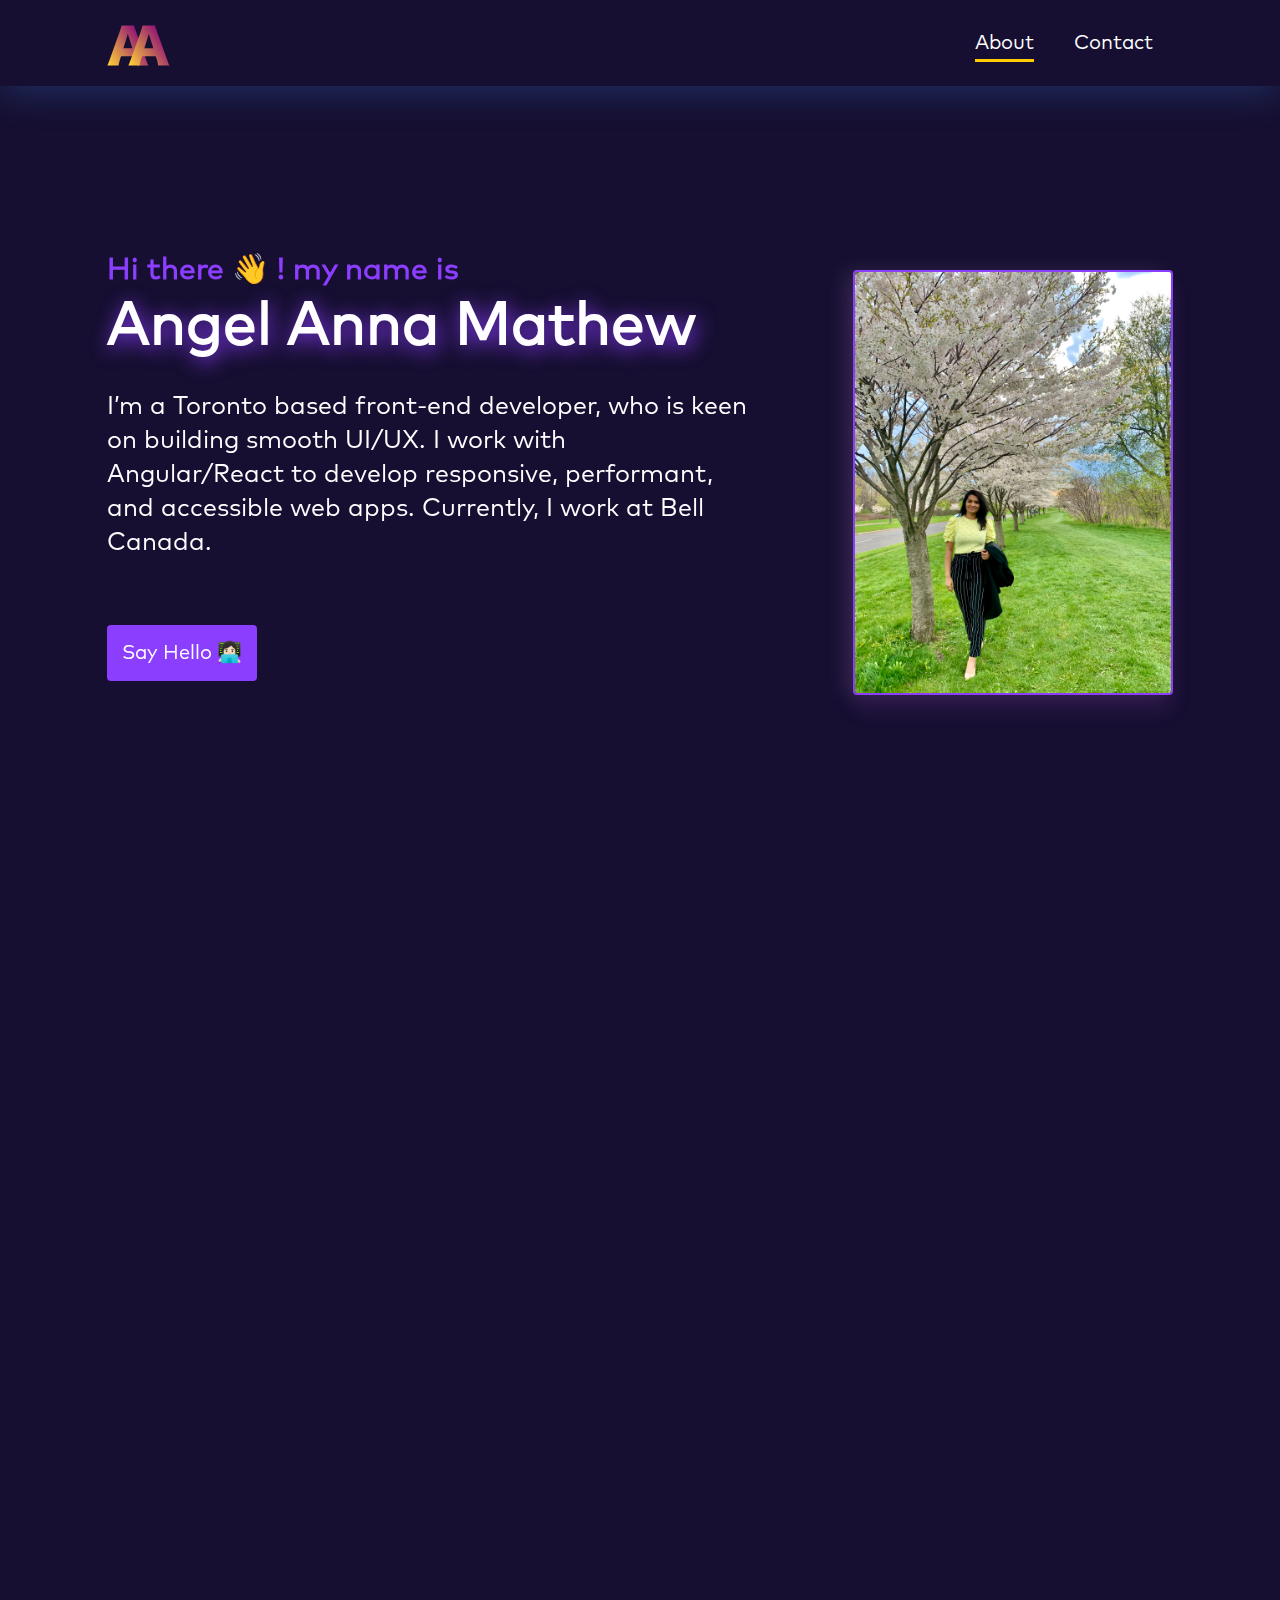
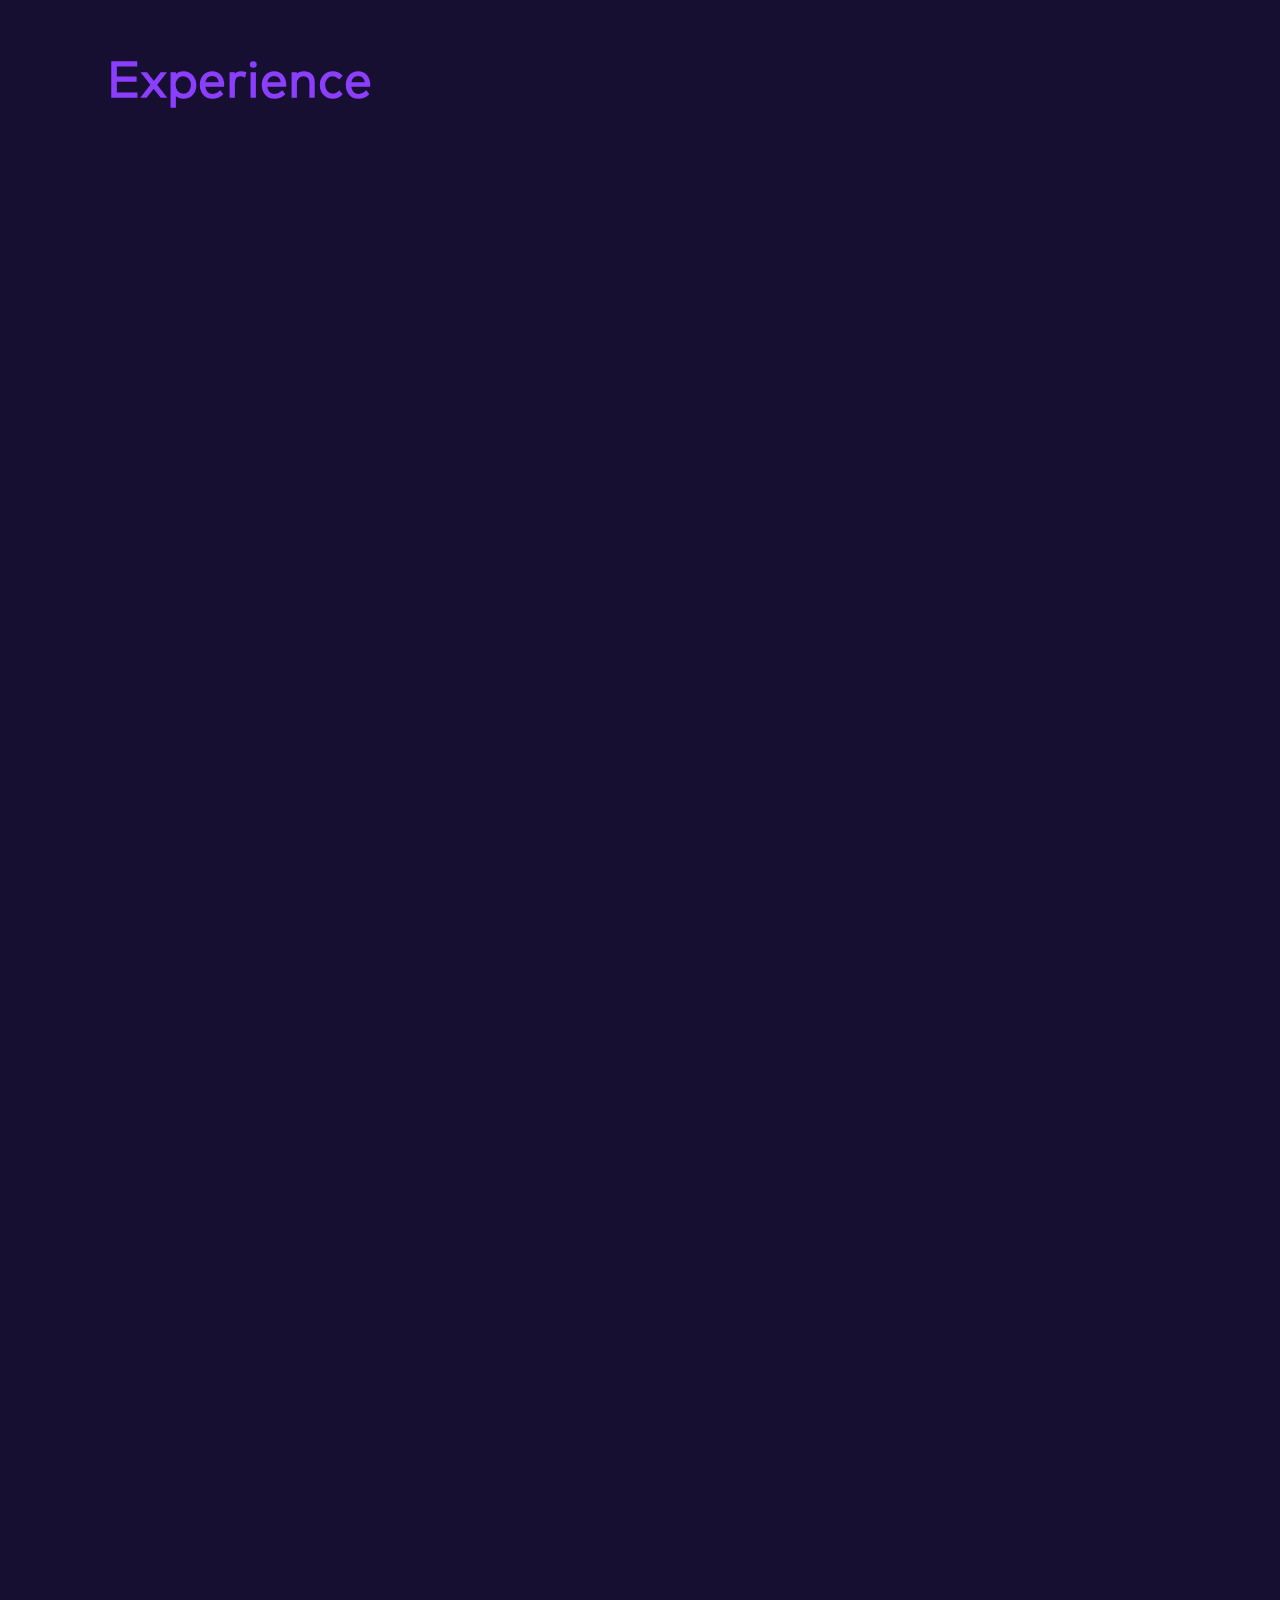
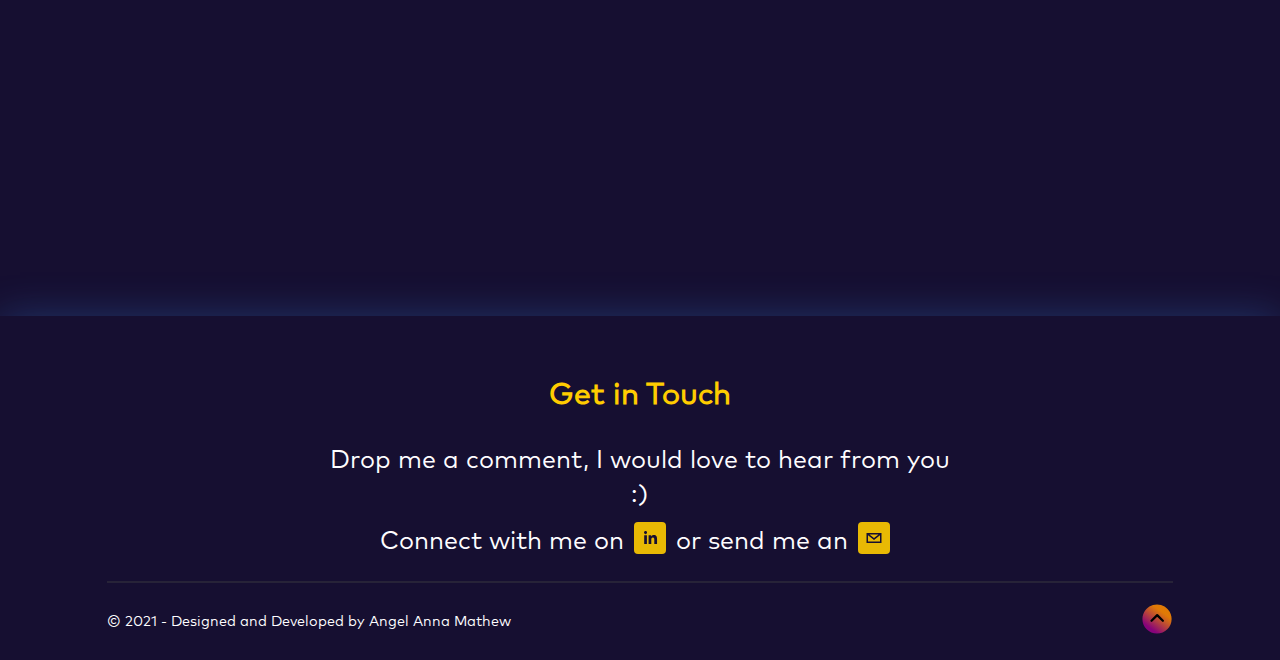
<file: index.html>
<!DOCTYPE html><html><head><meta charSet="utf-8"/><meta http-equiv="x-ua-compatible" content="ie=edge"/><meta name="viewport" content="width=device-width, initial-scale=1, shrink-to-fit=no"/><style data-href="/styles.f437a1fc9bf15077324b.css" id="gatsby-global-css">@font-face{font-family:MarkPro;font-style:normal;font-weight:400;src:local("MarkPro"),url(/static/MARKPRO-adc5eca57e4e788ee878b8a3d14e5afc.woff) format("woff")}html{font-family:MarkPro;font-size:20px;color:#7c40fd;box-sizing:border-box;scroll-behavior:smooth;font-size:16px}@media screen and (min-width:320px){html{font-size:calc(14.54545px + .45455vw)}}@media screen and (min-width:1200px){html{font-size:20px}}body{margin:0;height:100%;overflow-x:hidden;background-color:#160f31}h1{color:#fefdff;font-size:3em;text-shadow:2px 4px 20px #8c3eff}h2{font-size:2.5em;margin:.5em 0}h2,h4{color:#8c3eff}h3,h4{font-size:1.5em}h3{color:#fefdff;margin:.5em 0}h6{font-size:16px}p{font-size:1.25em;letter-spacing:0;line-height:136%}p,span{color:#fefdff}span{font-size:1.1em;display:block}li{color:#fefdff}main{overflow-x:hidden!important;height:100%}button{font-family:MarkPro;cursor:pointer}a{text-decoration:none;color:#fefdff}*{margin:0;padding:0}*,:after,:before{box-sizing:inherit}.Header-module--textClass--1A_-I{grid-column:2/3}.Header-module--header--1Qt4T{display:grid;grid-template-columns:repeat(12,1fr);padding:.5em 0;align-items:center;box-shadow:0 2px 40px rgba(60,145,245,.3)}.Header-module--headerElements--MFmxR{grid-column:1/8}.Header-module--mainNavLink--2uL27{grid-column:3/12;margin-left:auto;color:#fefdff}.Header-module--navLink--3SqO4{color:#fefdff;margin-bottom:.5em;padding-bottom:.3em}.Header-module--navLink--3SqO4.Header-module--selected--30Pqg{border-bottom:3px solid #fc0}.Header-module--navLink--3SqO4 button{outline:none;background-color:transparent;border:none;color:#fefdff;font-size:20px}.Header-module--navLink--3SqO4:hover{border-bottom:3px solid #fc0}ul li{list-style:none;display:inline-block;margin:1em}@media screen and (max-width:48em){.Header-module--mainNavLink--2uL27,.Header-module--textClass--1A_-I{margin:auto;grid-column:1/-1}}.Info-module--info--2S1BN{position:relative;display:grid;padding:4em 0 0;min-height:80vh;align-items:center;grid-template-columns:repeat(12,1fr)}.Info-module--wave--3HT4c{display:inline-block}.Info-module--wave--3HT4c:hover{position:relative;animation:Info-module--moving--ug6kv .7s infinite}.Info-module--wave--3HT4c{position:relative;animation:Info-module--moving--ug6kv .7s 2}@keyframes Info-module--moving--ug6kv{0%{margin:0}50%{-webkit-transform:rotate(75deg)}}.Info-module--infoSummary--29i01{grid-column:2/8}.Info-module--infoSummary--29i01 button{bottom:0}@media screen and (max-width:48em){.Info-module--info--2S1BN{height:auto}.Info-module--info--2S1BN .Info-module--infoSummary--29i01{grid-column:2/12}}.DisplayPicture-module--displayPicture--3st0d{max-width:18em;grid-column:9/12;height:-webkit-max-content;height:max-content;border-radius:4px;transition:all .13s ease-in}.DisplayPicture-module--displayPicture--3st0d img{width:100%;height:auto;border-radius:4px;max-width:100%;z-index:1;transition:.3s ease-in-out;box-shadow:0 16px 20px rgba(195,81,240,.11),-10px 0 20px rgba(237,193,245,.11);border:2px solid #8c3eff}.DisplayPicture-module--displayPicture--3st0d img:hover{filter:grayscale(0)}@media screen and (max-width:48em){.DisplayPicture-module--displayPicture--3st0d{grid-column:3/11;max-width:100%}.DisplayPicture-module--displayPicture--3st0d:after{display:none}}.Button-module--button--2t432{margin:2em 0;border-radius:4px;padding:.75em;border:none;color:#fefdff;cursor:pointer;background-color:#8c3eff;font-family:MarkPro;font-size:20px}.Button-module--button--2t432:after{content:" 👩🏻‍💻"}.Button-module--button--2t432:hover:after{content:" 🙋🏻‍♀️"}.Button-module--button--2t432:hover{box-shadow:2px 4px 20px #8c3eff}.Timeline-module--timeLine--1fE_T{padding:2em 0;display:grid;grid-template-columns:repeat(12,1fr);height:auto;position:relative;min-height:120vh}.Timeline-module--timelineHeading--3I4KN{grid-column:2/12}.Timeline-module--timelineParent--ypXaC{grid-column:2/12;position:relative;display:grid}.Timeline-module--verticalLine--1nZdU{border-right:3px solid #8c3eff;opacity:1;height:100%;position:absolute;border-radius:20px;right:49.9%;background:#7c40fd;background:-webkit-gradient(linear,0 0,100% 0,from(#fff),to(#7c40fd),color-stop(50%,#7c40fd))}.Timeline-module--timelineParentWhole--2It86{display:flex;justify-content:center}.Timeline-module--tooltipParent--1Xinh{display:grid}.Timeline-module--timelineItem--k0UWD{justify-self:center;margin:2em 0 5em;position:relative}.Timeline-module--circle--1TMU5{width:18px;height:18px;background-color:#160f31;border-radius:50%;top:3%;border:4px solid #8c3eff;box-shadow:0 2px 4px rgba(241,99,194,.14),0 3px 4px rgba(240,72,226,.12),0 1px 5px rgba(228,33,202,.2)}.Timeline-module--tooltipRight--3tlOI{width:-webkit-max-content;width:max-content;max-width:35vw;background:#03063d;border-radius:10px;padding:1em;display:block;border:2px solid #7946eb;margin-left:35px;margin-top:-20px;box-shadow:0 16px 20px rgba(195,81,240,.11),-10px 0 20px rgba(237,193,245,.11)}.Timeline-module--tooltipRight--3tlOI:after{top:4%;left:-18px;content:" ";height:0;width:0;position:absolute;pointer-events:none;border:12px solid hsla(0,0%,100%,0);border-top-color:#03063d;margin-left:36px;transform:rotate(90deg)}.Timeline-module--tooltipRight--3tlOI:before{content:"";position:absolute;transform:rotate(135deg);width:34px;height:20px;bottom:3px;z-index:-1;left:29px;top:-2px;border:2px solid #7946eb;box-shadow:10px 10px 20px rgba(81,106,240,.11)}.Timeline-module--tooltipLeft--3oMSb{width:-webkit-max-content;width:max-content;max-width:35vw;background-color:#03063d;border-radius:10px;padding:1em;display:block;border:2px solid #7946eb;margin-top:-20px;margin-right:35px;float:right;box-shadow:0 16px 20px rgba(195,81,240,.11),-10px 0 20px rgba(237,193,245,.11)}.Timeline-module--tooltipLeft--3oMSb:after{top:1%;left:-26px;content:" ";height:0;width:0;position:absolute;pointer-events:none;border:14px solid hsla(0,0%,100%,0);border-top-color:#03063d;transform:rotate(270deg)}.Timeline-module--tooltipLeft--3oMSb:before{content:"";position:absolute;transform:rotate(135deg);width:38px;height:26px;bottom:3px;z-index:-1;left:-51px;top:7px;border:2px solid #7946eb;box-shadow:-10px -10px 20px rgba(235,148,17,.11)}.Timeline-module--company--B9bZc{word-wrap:break-word}.Timeline-module--company--B9bZc a{text-decoration:underline}.Timeline-module--duration--3LiGZ{margin-bottom:.5em}.Timeline-module--location--2Wqgo{display:flex;color:#fc0;font-weight:700}.Timeline-module--location--2Wqgo img{margin-right:.5em}.Timeline-module--tooltipSkillSet--2XKe7{display:grid;overflow:hidden}.Timeline-module--tooltipSkillSet--2XKe7 span{display:block;margin-left:1em}.Timeline-module--tooltipSkillSet--2XKe7 li,.Timeline-module--tooltipSkillSet--2XKe7 ul{margin-left:10px;list-style:disc}.Timeline-module--tooltipSkillSet--2XKe7 li{margin:.5em 0}@media screen and (max-width:48em){.Timeline-module--timelineParent--ypXaC{margin-right:auto;grid-column:2;display:flex;flex-direction:column;justify-content:space-between}.Timeline-module--verticalLine--1nZdU{display:none}.Timeline-module--tooltipParent--1Xinh{display:grid;grid-template-columns:repeat(12,1fr);grid-template-rows:repeat(12,.4fr)}.Timeline-module--circle--1TMU5{width:0;height:0;border:none}.Timeline-module--timelineItem--k0UWD{margin:0}.Timeline-module--timelineItem--k0UWD:first-child{grid-row:1/3}.Timeline-module--timelineItem--k0UWD:nth-child(2){grid-row:4/6}.Timeline-module--timelineItem--k0UWD:nth-child(3){grid-row:7/8}.Timeline-module--timelineItem--k0UWD:nth-child(4){grid-row:9/11}.Timeline-module--timelineItem--k0UWD:nth-child(5){grid-row:12/-1}.Timeline-module--tooltipSkillSet--2XKe7{max-height:30vh;overflow-y:scroll}.Timeline-module--tooltipLeft--3oMSb,.Timeline-module--tooltipRight--3tlOI{max-width:80vw;height:auto;margin:0}.Timeline-module--tooltipLeft--3oMSb:after,.Timeline-module--tooltipLeft--3oMSb:before,.Timeline-module--tooltipRight--3tlOI:after,.Timeline-module--tooltipRight--3tlOI:before{border:none;width:unset;height:unset}.Timeline-module--tooltipLeft--3oMSb{float:left}}[data-aos][data-aos][data-aos-duration="50"],body[data-aos-duration="50"] [data-aos]{transition-duration:50ms}[data-aos][data-aos][data-aos-delay="50"],body[data-aos-delay="50"] [data-aos]{transition-delay:0}[data-aos][data-aos][data-aos-delay="50"].aos-animate,body[data-aos-delay="50"] [data-aos].aos-animate{transition-delay:50ms}[data-aos][data-aos][data-aos-duration="100"],body[data-aos-duration="100"] [data-aos]{transition-duration:.1s}[data-aos][data-aos][data-aos-delay="100"],body[data-aos-delay="100"] [data-aos]{transition-delay:0}[data-aos][data-aos][data-aos-delay="100"].aos-animate,body[data-aos-delay="100"] [data-aos].aos-animate{transition-delay:.1s}[data-aos][data-aos][data-aos-duration="150"],body[data-aos-duration="150"] [data-aos]{transition-duration:.15s}[data-aos][data-aos][data-aos-delay="150"],body[data-aos-delay="150"] [data-aos]{transition-delay:0}[data-aos][data-aos][data-aos-delay="150"].aos-animate,body[data-aos-delay="150"] [data-aos].aos-animate{transition-delay:.15s}[data-aos][data-aos][data-aos-duration="200"],body[data-aos-duration="200"] [data-aos]{transition-duration:.2s}[data-aos][data-aos][data-aos-delay="200"],body[data-aos-delay="200"] [data-aos]{transition-delay:0}[data-aos][data-aos][data-aos-delay="200"].aos-animate,body[data-aos-delay="200"] [data-aos].aos-animate{transition-delay:.2s}[data-aos][data-aos][data-aos-duration="250"],body[data-aos-duration="250"] [data-aos]{transition-duration:.25s}[data-aos][data-aos][data-aos-delay="250"],body[data-aos-delay="250"] [data-aos]{transition-delay:0}[data-aos][data-aos][data-aos-delay="250"].aos-animate,body[data-aos-delay="250"] [data-aos].aos-animate{transition-delay:.25s}[data-aos][data-aos][data-aos-duration="300"],body[data-aos-duration="300"] [data-aos]{transition-duration:.3s}[data-aos][data-aos][data-aos-delay="300"],body[data-aos-delay="300"] [data-aos]{transition-delay:0}[data-aos][data-aos][data-aos-delay="300"].aos-animate,body[data-aos-delay="300"] [data-aos].aos-animate{transition-delay:.3s}[data-aos][data-aos][data-aos-duration="350"],body[data-aos-duration="350"] [data-aos]{transition-duration:.35s}[data-aos][data-aos][data-aos-delay="350"],body[data-aos-delay="350"] [data-aos]{transition-delay:0}[data-aos][data-aos][data-aos-delay="350"].aos-animate,body[data-aos-delay="350"] [data-aos].aos-animate{transition-delay:.35s}[data-aos][data-aos][data-aos-duration="400"],body[data-aos-duration="400"] [data-aos]{transition-duration:.4s}[data-aos][data-aos][data-aos-delay="400"],body[data-aos-delay="400"] [data-aos]{transition-delay:0}[data-aos][data-aos][data-aos-delay="400"].aos-animate,body[data-aos-delay="400"] [data-aos].aos-animate{transition-delay:.4s}[data-aos][data-aos][data-aos-duration="450"],body[data-aos-duration="450"] [data-aos]{transition-duration:.45s}[data-aos][data-aos][data-aos-delay="450"],body[data-aos-delay="450"] [data-aos]{transition-delay:0}[data-aos][data-aos][data-aos-delay="450"].aos-animate,body[data-aos-delay="450"] [data-aos].aos-animate{transition-delay:.45s}[data-aos][data-aos][data-aos-duration="500"],body[data-aos-duration="500"] [data-aos]{transition-duration:.5s}[data-aos][data-aos][data-aos-delay="500"],body[data-aos-delay="500"] [data-aos]{transition-delay:0}[data-aos][data-aos][data-aos-delay="500"].aos-animate,body[data-aos-delay="500"] [data-aos].aos-animate{transition-delay:.5s}[data-aos][data-aos][data-aos-duration="550"],body[data-aos-duration="550"] [data-aos]{transition-duration:.55s}[data-aos][data-aos][data-aos-delay="550"],body[data-aos-delay="550"] [data-aos]{transition-delay:0}[data-aos][data-aos][data-aos-delay="550"].aos-animate,body[data-aos-delay="550"] [data-aos].aos-animate{transition-delay:.55s}[data-aos][data-aos][data-aos-duration="600"],body[data-aos-duration="600"] [data-aos]{transition-duration:.6s}[data-aos][data-aos][data-aos-delay="600"],body[data-aos-delay="600"] [data-aos]{transition-delay:0}[data-aos][data-aos][data-aos-delay="600"].aos-animate,body[data-aos-delay="600"] [data-aos].aos-animate{transition-delay:.6s}[data-aos][data-aos][data-aos-duration="650"],body[data-aos-duration="650"] [data-aos]{transition-duration:.65s}[data-aos][data-aos][data-aos-delay="650"],body[data-aos-delay="650"] [data-aos]{transition-delay:0}[data-aos][data-aos][data-aos-delay="650"].aos-animate,body[data-aos-delay="650"] [data-aos].aos-animate{transition-delay:.65s}[data-aos][data-aos][data-aos-duration="700"],body[data-aos-duration="700"] [data-aos]{transition-duration:.7s}[data-aos][data-aos][data-aos-delay="700"],body[data-aos-delay="700"] [data-aos]{transition-delay:0}[data-aos][data-aos][data-aos-delay="700"].aos-animate,body[data-aos-delay="700"] [data-aos].aos-animate{transition-delay:.7s}[data-aos][data-aos][data-aos-duration="750"],body[data-aos-duration="750"] [data-aos]{transition-duration:.75s}[data-aos][data-aos][data-aos-delay="750"],body[data-aos-delay="750"] [data-aos]{transition-delay:0}[data-aos][data-aos][data-aos-delay="750"].aos-animate,body[data-aos-delay="750"] [data-aos].aos-animate{transition-delay:.75s}[data-aos][data-aos][data-aos-duration="800"],body[data-aos-duration="800"] [data-aos]{transition-duration:.8s}[data-aos][data-aos][data-aos-delay="800"],body[data-aos-delay="800"] [data-aos]{transition-delay:0}[data-aos][data-aos][data-aos-delay="800"].aos-animate,body[data-aos-delay="800"] [data-aos].aos-animate{transition-delay:.8s}[data-aos][data-aos][data-aos-duration="850"],body[data-aos-duration="850"] [data-aos]{transition-duration:.85s}[data-aos][data-aos][data-aos-delay="850"],body[data-aos-delay="850"] [data-aos]{transition-delay:0}[data-aos][data-aos][data-aos-delay="850"].aos-animate,body[data-aos-delay="850"] [data-aos].aos-animate{transition-delay:.85s}[data-aos][data-aos][data-aos-duration="900"],body[data-aos-duration="900"] [data-aos]{transition-duration:.9s}[data-aos][data-aos][data-aos-delay="900"],body[data-aos-delay="900"] [data-aos]{transition-delay:0}[data-aos][data-aos][data-aos-delay="900"].aos-animate,body[data-aos-delay="900"] [data-aos].aos-animate{transition-delay:.9s}[data-aos][data-aos][data-aos-duration="950"],body[data-aos-duration="950"] [data-aos]{transition-duration:.95s}[data-aos][data-aos][data-aos-delay="950"],body[data-aos-delay="950"] [data-aos]{transition-delay:0}[data-aos][data-aos][data-aos-delay="950"].aos-animate,body[data-aos-delay="950"] [data-aos].aos-animate{transition-delay:.95s}[data-aos][data-aos][data-aos-duration="1000"],body[data-aos-duration="1000"] [data-aos]{transition-duration:1s}[data-aos][data-aos][data-aos-delay="1000"],body[data-aos-delay="1000"] [data-aos]{transition-delay:0}[data-aos][data-aos][data-aos-delay="1000"].aos-animate,body[data-aos-delay="1000"] [data-aos].aos-animate{transition-delay:1s}[data-aos][data-aos][data-aos-duration="1050"],body[data-aos-duration="1050"] [data-aos]{transition-duration:1.05s}[data-aos][data-aos][data-aos-delay="1050"],body[data-aos-delay="1050"] [data-aos]{transition-delay:0}[data-aos][data-aos][data-aos-delay="1050"].aos-animate,body[data-aos-delay="1050"] [data-aos].aos-animate{transition-delay:1.05s}[data-aos][data-aos][data-aos-duration="1100"],body[data-aos-duration="1100"] [data-aos]{transition-duration:1.1s}[data-aos][data-aos][data-aos-delay="1100"],body[data-aos-delay="1100"] [data-aos]{transition-delay:0}[data-aos][data-aos][data-aos-delay="1100"].aos-animate,body[data-aos-delay="1100"] [data-aos].aos-animate{transition-delay:1.1s}[data-aos][data-aos][data-aos-duration="1150"],body[data-aos-duration="1150"] [data-aos]{transition-duration:1.15s}[data-aos][data-aos][data-aos-delay="1150"],body[data-aos-delay="1150"] [data-aos]{transition-delay:0}[data-aos][data-aos][data-aos-delay="1150"].aos-animate,body[data-aos-delay="1150"] [data-aos].aos-animate{transition-delay:1.15s}[data-aos][data-aos][data-aos-duration="1200"],body[data-aos-duration="1200"] [data-aos]{transition-duration:1.2s}[data-aos][data-aos][data-aos-delay="1200"],body[data-aos-delay="1200"] [data-aos]{transition-delay:0}[data-aos][data-aos][data-aos-delay="1200"].aos-animate,body[data-aos-delay="1200"] [data-aos].aos-animate{transition-delay:1.2s}[data-aos][data-aos][data-aos-duration="1250"],body[data-aos-duration="1250"] [data-aos]{transition-duration:1.25s}[data-aos][data-aos][data-aos-delay="1250"],body[data-aos-delay="1250"] [data-aos]{transition-delay:0}[data-aos][data-aos][data-aos-delay="1250"].aos-animate,body[data-aos-delay="1250"] [data-aos].aos-animate{transition-delay:1.25s}[data-aos][data-aos][data-aos-duration="1300"],body[data-aos-duration="1300"] [data-aos]{transition-duration:1.3s}[data-aos][data-aos][data-aos-delay="1300"],body[data-aos-delay="1300"] [data-aos]{transition-delay:0}[data-aos][data-aos][data-aos-delay="1300"].aos-animate,body[data-aos-delay="1300"] [data-aos].aos-animate{transition-delay:1.3s}[data-aos][data-aos][data-aos-duration="1350"],body[data-aos-duration="1350"] [data-aos]{transition-duration:1.35s}[data-aos][data-aos][data-aos-delay="1350"],body[data-aos-delay="1350"] [data-aos]{transition-delay:0}[data-aos][data-aos][data-aos-delay="1350"].aos-animate,body[data-aos-delay="1350"] [data-aos].aos-animate{transition-delay:1.35s}[data-aos][data-aos][data-aos-duration="1400"],body[data-aos-duration="1400"] [data-aos]{transition-duration:1.4s}[data-aos][data-aos][data-aos-delay="1400"],body[data-aos-delay="1400"] [data-aos]{transition-delay:0}[data-aos][data-aos][data-aos-delay="1400"].aos-animate,body[data-aos-delay="1400"] [data-aos].aos-animate{transition-delay:1.4s}[data-aos][data-aos][data-aos-duration="1450"],body[data-aos-duration="1450"] [data-aos]{transition-duration:1.45s}[data-aos][data-aos][data-aos-delay="1450"],body[data-aos-delay="1450"] [data-aos]{transition-delay:0}[data-aos][data-aos][data-aos-delay="1450"].aos-animate,body[data-aos-delay="1450"] [data-aos].aos-animate{transition-delay:1.45s}[data-aos][data-aos][data-aos-duration="1500"],body[data-aos-duration="1500"] [data-aos]{transition-duration:1.5s}[data-aos][data-aos][data-aos-delay="1500"],body[data-aos-delay="1500"] [data-aos]{transition-delay:0}[data-aos][data-aos][data-aos-delay="1500"].aos-animate,body[data-aos-delay="1500"] [data-aos].aos-animate{transition-delay:1.5s}[data-aos][data-aos][data-aos-duration="1550"],body[data-aos-duration="1550"] [data-aos]{transition-duration:1.55s}[data-aos][data-aos][data-aos-delay="1550"],body[data-aos-delay="1550"] [data-aos]{transition-delay:0}[data-aos][data-aos][data-aos-delay="1550"].aos-animate,body[data-aos-delay="1550"] [data-aos].aos-animate{transition-delay:1.55s}[data-aos][data-aos][data-aos-duration="1600"],body[data-aos-duration="1600"] [data-aos]{transition-duration:1.6s}[data-aos][data-aos][data-aos-delay="1600"],body[data-aos-delay="1600"] [data-aos]{transition-delay:0}[data-aos][data-aos][data-aos-delay="1600"].aos-animate,body[data-aos-delay="1600"] [data-aos].aos-animate{transition-delay:1.6s}[data-aos][data-aos][data-aos-duration="1650"],body[data-aos-duration="1650"] [data-aos]{transition-duration:1.65s}[data-aos][data-aos][data-aos-delay="1650"],body[data-aos-delay="1650"] [data-aos]{transition-delay:0}[data-aos][data-aos][data-aos-delay="1650"].aos-animate,body[data-aos-delay="1650"] [data-aos].aos-animate{transition-delay:1.65s}[data-aos][data-aos][data-aos-duration="1700"],body[data-aos-duration="1700"] [data-aos]{transition-duration:1.7s}[data-aos][data-aos][data-aos-delay="1700"],body[data-aos-delay="1700"] [data-aos]{transition-delay:0}[data-aos][data-aos][data-aos-delay="1700"].aos-animate,body[data-aos-delay="1700"] [data-aos].aos-animate{transition-delay:1.7s}[data-aos][data-aos][data-aos-duration="1750"],body[data-aos-duration="1750"] [data-aos]{transition-duration:1.75s}[data-aos][data-aos][data-aos-delay="1750"],body[data-aos-delay="1750"] [data-aos]{transition-delay:0}[data-aos][data-aos][data-aos-delay="1750"].aos-animate,body[data-aos-delay="1750"] [data-aos].aos-animate{transition-delay:1.75s}[data-aos][data-aos][data-aos-duration="1800"],body[data-aos-duration="1800"] [data-aos]{transition-duration:1.8s}[data-aos][data-aos][data-aos-delay="1800"],body[data-aos-delay="1800"] [data-aos]{transition-delay:0}[data-aos][data-aos][data-aos-delay="1800"].aos-animate,body[data-aos-delay="1800"] [data-aos].aos-animate{transition-delay:1.8s}[data-aos][data-aos][data-aos-duration="1850"],body[data-aos-duration="1850"] [data-aos]{transition-duration:1.85s}[data-aos][data-aos][data-aos-delay="1850"],body[data-aos-delay="1850"] [data-aos]{transition-delay:0}[data-aos][data-aos][data-aos-delay="1850"].aos-animate,body[data-aos-delay="1850"] [data-aos].aos-animate{transition-delay:1.85s}[data-aos][data-aos][data-aos-duration="1900"],body[data-aos-duration="1900"] [data-aos]{transition-duration:1.9s}[data-aos][data-aos][data-aos-delay="1900"],body[data-aos-delay="1900"] [data-aos]{transition-delay:0}[data-aos][data-aos][data-aos-delay="1900"].aos-animate,body[data-aos-delay="1900"] [data-aos].aos-animate{transition-delay:1.9s}[data-aos][data-aos][data-aos-duration="1950"],body[data-aos-duration="1950"] [data-aos]{transition-duration:1.95s}[data-aos][data-aos][data-aos-delay="1950"],body[data-aos-delay="1950"] [data-aos]{transition-delay:0}[data-aos][data-aos][data-aos-delay="1950"].aos-animate,body[data-aos-delay="1950"] [data-aos].aos-animate{transition-delay:1.95s}[data-aos][data-aos][data-aos-duration="2000"],body[data-aos-duration="2000"] [data-aos]{transition-duration:2s}[data-aos][data-aos][data-aos-delay="2000"],body[data-aos-delay="2000"] [data-aos]{transition-delay:0}[data-aos][data-aos][data-aos-delay="2000"].aos-animate,body[data-aos-delay="2000"] [data-aos].aos-animate{transition-delay:2s}[data-aos][data-aos][data-aos-duration="2050"],body[data-aos-duration="2050"] [data-aos]{transition-duration:2.05s}[data-aos][data-aos][data-aos-delay="2050"],body[data-aos-delay="2050"] [data-aos]{transition-delay:0}[data-aos][data-aos][data-aos-delay="2050"].aos-animate,body[data-aos-delay="2050"] [data-aos].aos-animate{transition-delay:2.05s}[data-aos][data-aos][data-aos-duration="2100"],body[data-aos-duration="2100"] [data-aos]{transition-duration:2.1s}[data-aos][data-aos][data-aos-delay="2100"],body[data-aos-delay="2100"] [data-aos]{transition-delay:0}[data-aos][data-aos][data-aos-delay="2100"].aos-animate,body[data-aos-delay="2100"] [data-aos].aos-animate{transition-delay:2.1s}[data-aos][data-aos][data-aos-duration="2150"],body[data-aos-duration="2150"] [data-aos]{transition-duration:2.15s}[data-aos][data-aos][data-aos-delay="2150"],body[data-aos-delay="2150"] [data-aos]{transition-delay:0}[data-aos][data-aos][data-aos-delay="2150"].aos-animate,body[data-aos-delay="2150"] [data-aos].aos-animate{transition-delay:2.15s}[data-aos][data-aos][data-aos-duration="2200"],body[data-aos-duration="2200"] [data-aos]{transition-duration:2.2s}[data-aos][data-aos][data-aos-delay="2200"],body[data-aos-delay="2200"] [data-aos]{transition-delay:0}[data-aos][data-aos][data-aos-delay="2200"].aos-animate,body[data-aos-delay="2200"] [data-aos].aos-animate{transition-delay:2.2s}[data-aos][data-aos][data-aos-duration="2250"],body[data-aos-duration="2250"] [data-aos]{transition-duration:2.25s}[data-aos][data-aos][data-aos-delay="2250"],body[data-aos-delay="2250"] [data-aos]{transition-delay:0}[data-aos][data-aos][data-aos-delay="2250"].aos-animate,body[data-aos-delay="2250"] [data-aos].aos-animate{transition-delay:2.25s}[data-aos][data-aos][data-aos-duration="2300"],body[data-aos-duration="2300"] [data-aos]{transition-duration:2.3s}[data-aos][data-aos][data-aos-delay="2300"],body[data-aos-delay="2300"] [data-aos]{transition-delay:0}[data-aos][data-aos][data-aos-delay="2300"].aos-animate,body[data-aos-delay="2300"] [data-aos].aos-animate{transition-delay:2.3s}[data-aos][data-aos][data-aos-duration="2350"],body[data-aos-duration="2350"] [data-aos]{transition-duration:2.35s}[data-aos][data-aos][data-aos-delay="2350"],body[data-aos-delay="2350"] [data-aos]{transition-delay:0}[data-aos][data-aos][data-aos-delay="2350"].aos-animate,body[data-aos-delay="2350"] [data-aos].aos-animate{transition-delay:2.35s}[data-aos][data-aos][data-aos-duration="2400"],body[data-aos-duration="2400"] [data-aos]{transition-duration:2.4s}[data-aos][data-aos][data-aos-delay="2400"],body[data-aos-delay="2400"] [data-aos]{transition-delay:0}[data-aos][data-aos][data-aos-delay="2400"].aos-animate,body[data-aos-delay="2400"] [data-aos].aos-animate{transition-delay:2.4s}[data-aos][data-aos][data-aos-duration="2450"],body[data-aos-duration="2450"] [data-aos]{transition-duration:2.45s}[data-aos][data-aos][data-aos-delay="2450"],body[data-aos-delay="2450"] [data-aos]{transition-delay:0}[data-aos][data-aos][data-aos-delay="2450"].aos-animate,body[data-aos-delay="2450"] [data-aos].aos-animate{transition-delay:2.45s}[data-aos][data-aos][data-aos-duration="2500"],body[data-aos-duration="2500"] [data-aos]{transition-duration:2.5s}[data-aos][data-aos][data-aos-delay="2500"],body[data-aos-delay="2500"] [data-aos]{transition-delay:0}[data-aos][data-aos][data-aos-delay="2500"].aos-animate,body[data-aos-delay="2500"] [data-aos].aos-animate{transition-delay:2.5s}[data-aos][data-aos][data-aos-duration="2550"],body[data-aos-duration="2550"] [data-aos]{transition-duration:2.55s}[data-aos][data-aos][data-aos-delay="2550"],body[data-aos-delay="2550"] [data-aos]{transition-delay:0}[data-aos][data-aos][data-aos-delay="2550"].aos-animate,body[data-aos-delay="2550"] [data-aos].aos-animate{transition-delay:2.55s}[data-aos][data-aos][data-aos-duration="2600"],body[data-aos-duration="2600"] [data-aos]{transition-duration:2.6s}[data-aos][data-aos][data-aos-delay="2600"],body[data-aos-delay="2600"] [data-aos]{transition-delay:0}[data-aos][data-aos][data-aos-delay="2600"].aos-animate,body[data-aos-delay="2600"] [data-aos].aos-animate{transition-delay:2.6s}[data-aos][data-aos][data-aos-duration="2650"],body[data-aos-duration="2650"] [data-aos]{transition-duration:2.65s}[data-aos][data-aos][data-aos-delay="2650"],body[data-aos-delay="2650"] [data-aos]{transition-delay:0}[data-aos][data-aos][data-aos-delay="2650"].aos-animate,body[data-aos-delay="2650"] [data-aos].aos-animate{transition-delay:2.65s}[data-aos][data-aos][data-aos-duration="2700"],body[data-aos-duration="2700"] [data-aos]{transition-duration:2.7s}[data-aos][data-aos][data-aos-delay="2700"],body[data-aos-delay="2700"] [data-aos]{transition-delay:0}[data-aos][data-aos][data-aos-delay="2700"].aos-animate,body[data-aos-delay="2700"] [data-aos].aos-animate{transition-delay:2.7s}[data-aos][data-aos][data-aos-duration="2750"],body[data-aos-duration="2750"] [data-aos]{transition-duration:2.75s}[data-aos][data-aos][data-aos-delay="2750"],body[data-aos-delay="2750"] [data-aos]{transition-delay:0}[data-aos][data-aos][data-aos-delay="2750"].aos-animate,body[data-aos-delay="2750"] [data-aos].aos-animate{transition-delay:2.75s}[data-aos][data-aos][data-aos-duration="2800"],body[data-aos-duration="2800"] [data-aos]{transition-duration:2.8s}[data-aos][data-aos][data-aos-delay="2800"],body[data-aos-delay="2800"] [data-aos]{transition-delay:0}[data-aos][data-aos][data-aos-delay="2800"].aos-animate,body[data-aos-delay="2800"] [data-aos].aos-animate{transition-delay:2.8s}[data-aos][data-aos][data-aos-duration="2850"],body[data-aos-duration="2850"] [data-aos]{transition-duration:2.85s}[data-aos][data-aos][data-aos-delay="2850"],body[data-aos-delay="2850"] [data-aos]{transition-delay:0}[data-aos][data-aos][data-aos-delay="2850"].aos-animate,body[data-aos-delay="2850"] [data-aos].aos-animate{transition-delay:2.85s}[data-aos][data-aos][data-aos-duration="2900"],body[data-aos-duration="2900"] [data-aos]{transition-duration:2.9s}[data-aos][data-aos][data-aos-delay="2900"],body[data-aos-delay="2900"] [data-aos]{transition-delay:0}[data-aos][data-aos][data-aos-delay="2900"].aos-animate,body[data-aos-delay="2900"] [data-aos].aos-animate{transition-delay:2.9s}[data-aos][data-aos][data-aos-duration="2950"],body[data-aos-duration="2950"] [data-aos]{transition-duration:2.95s}[data-aos][data-aos][data-aos-delay="2950"],body[data-aos-delay="2950"] [data-aos]{transition-delay:0}[data-aos][data-aos][data-aos-delay="2950"].aos-animate,body[data-aos-delay="2950"] [data-aos].aos-animate{transition-delay:2.95s}[data-aos][data-aos][data-aos-duration="3000"],body[data-aos-duration="3000"] [data-aos]{transition-duration:3s}[data-aos][data-aos][data-aos-delay="3000"],body[data-aos-delay="3000"] [data-aos]{transition-delay:0}[data-aos][data-aos][data-aos-delay="3000"].aos-animate,body[data-aos-delay="3000"] [data-aos].aos-animate{transition-delay:3s}[data-aos][data-aos][data-aos-easing=linear],body[data-aos-easing=linear] [data-aos]{transition-timing-function:cubic-bezier(.25,.25,.75,.75)}[data-aos][data-aos][data-aos-easing=ease],body[data-aos-easing=ease] [data-aos]{transition-timing-function:ease}[data-aos][data-aos][data-aos-easing=ease-in],body[data-aos-easing=ease-in] [data-aos]{transition-timing-function:ease-in}[data-aos][data-aos][data-aos-easing=ease-out],body[data-aos-easing=ease-out] [data-aos]{transition-timing-function:ease-out}[data-aos][data-aos][data-aos-easing=ease-in-out],body[data-aos-easing=ease-in-out] [data-aos]{transition-timing-function:ease-in-out}[data-aos][data-aos][data-aos-easing=ease-in-back],body[data-aos-easing=ease-in-back] [data-aos]{transition-timing-function:cubic-bezier(.6,-.28,.735,.045)}[data-aos][data-aos][data-aos-easing=ease-out-back],body[data-aos-easing=ease-out-back] [data-aos]{transition-timing-function:cubic-bezier(.175,.885,.32,1.275)}[data-aos][data-aos][data-aos-easing=ease-in-out-back],body[data-aos-easing=ease-in-out-back] [data-aos]{transition-timing-function:cubic-bezier(.68,-.55,.265,1.55)}[data-aos][data-aos][data-aos-easing=ease-in-sine],body[data-aos-easing=ease-in-sine] [data-aos]{transition-timing-function:cubic-bezier(.47,0,.745,.715)}[data-aos][data-aos][data-aos-easing=ease-out-sine],body[data-aos-easing=ease-out-sine] [data-aos]{transition-timing-function:cubic-bezier(.39,.575,.565,1)}[data-aos][data-aos][data-aos-easing=ease-in-out-sine],body[data-aos-easing=ease-in-out-sine] [data-aos]{transition-timing-function:cubic-bezier(.445,.05,.55,.95)}[data-aos][data-aos][data-aos-easing=ease-in-quad],body[data-aos-easing=ease-in-quad] [data-aos]{transition-timing-function:cubic-bezier(.55,.085,.68,.53)}[data-aos][data-aos][data-aos-easing=ease-out-quad],body[data-aos-easing=ease-out-quad] [data-aos]{transition-timing-function:cubic-bezier(.25,.46,.45,.94)}[data-aos][data-aos][data-aos-easing=ease-in-out-quad],body[data-aos-easing=ease-in-out-quad] [data-aos]{transition-timing-function:cubic-bezier(.455,.03,.515,.955)}[data-aos][data-aos][data-aos-easing=ease-in-cubic],body[data-aos-easing=ease-in-cubic] [data-aos]{transition-timing-function:cubic-bezier(.55,.085,.68,.53)}[data-aos][data-aos][data-aos-easing=ease-out-cubic],body[data-aos-easing=ease-out-cubic] [data-aos]{transition-timing-function:cubic-bezier(.25,.46,.45,.94)}[data-aos][data-aos][data-aos-easing=ease-in-out-cubic],body[data-aos-easing=ease-in-out-cubic] [data-aos]{transition-timing-function:cubic-bezier(.455,.03,.515,.955)}[data-aos][data-aos][data-aos-easing=ease-in-quart],body[data-aos-easing=ease-in-quart] [data-aos]{transition-timing-function:cubic-bezier(.55,.085,.68,.53)}[data-aos][data-aos][data-aos-easing=ease-out-quart],body[data-aos-easing=ease-out-quart] [data-aos]{transition-timing-function:cubic-bezier(.25,.46,.45,.94)}[data-aos][data-aos][data-aos-easing=ease-in-out-quart],body[data-aos-easing=ease-in-out-quart] [data-aos]{transition-timing-function:cubic-bezier(.455,.03,.515,.955)}[data-aos^=fade][data-aos^=fade]{opacity:0;transition-property:opacity,transform}[data-aos^=fade][data-aos^=fade].aos-animate{opacity:1;transform:translateZ(0)}[data-aos=fade-up]{transform:translate3d(0,100px,0)}[data-aos=fade-down]{transform:translate3d(0,-100px,0)}[data-aos=fade-right]{transform:translate3d(-100px,0,0)}[data-aos=fade-left]{transform:translate3d(100px,0,0)}[data-aos=fade-up-right]{transform:translate3d(-100px,100px,0)}[data-aos=fade-up-left]{transform:translate3d(100px,100px,0)}[data-aos=fade-down-right]{transform:translate3d(-100px,-100px,0)}[data-aos=fade-down-left]{transform:translate3d(100px,-100px,0)}[data-aos^=zoom][data-aos^=zoom]{opacity:0;transition-property:opacity,transform}[data-aos^=zoom][data-aos^=zoom].aos-animate{opacity:1;transform:translateZ(0) scale(1)}[data-aos=zoom-in]{transform:scale(.6)}[data-aos=zoom-in-up]{transform:translate3d(0,100px,0) scale(.6)}[data-aos=zoom-in-down]{transform:translate3d(0,-100px,0) scale(.6)}[data-aos=zoom-in-right]{transform:translate3d(-100px,0,0) scale(.6)}[data-aos=zoom-in-left]{transform:translate3d(100px,0,0) scale(.6)}[data-aos=zoom-out]{transform:scale(1.2)}[data-aos=zoom-out-up]{transform:translate3d(0,100px,0) scale(1.2)}[data-aos=zoom-out-down]{transform:translate3d(0,-100px,0) scale(1.2)}[data-aos=zoom-out-right]{transform:translate3d(-100px,0,0) scale(1.2)}[data-aos=zoom-out-left]{transform:translate3d(100px,0,0) scale(1.2)}[data-aos^=slide][data-aos^=slide]{transition-property:transform}[data-aos^=slide][data-aos^=slide].aos-animate{transform:translateZ(0)}[data-aos=slide-up]{transform:translate3d(0,100%,0)}[data-aos=slide-down]{transform:translate3d(0,-100%,0)}[data-aos=slide-right]{transform:translate3d(-100%,0,0)}[data-aos=slide-left]{transform:translate3d(100%,0,0)}[data-aos^=flip][data-aos^=flip]{-webkit-backface-visibility:hidden;backface-visibility:hidden;transition-property:transform}[data-aos=flip-left]{transform:perspective(2500px) rotateY(-100deg)}[data-aos=flip-left].aos-animate{transform:perspective(2500px) rotateY(0)}[data-aos=flip-right]{transform:perspective(2500px) rotateY(100deg)}[data-aos=flip-right].aos-animate{transform:perspective(2500px) rotateY(0)}[data-aos=flip-up]{transform:perspective(2500px) rotateX(-100deg)}[data-aos=flip-up].aos-animate{transform:perspective(2500px) rotateX(0)}[data-aos=flip-down]{transform:perspective(2500px) rotateX(100deg)}[data-aos=flip-down].aos-animate{transform:perspective(2500px) rotateX(0)}.Skillset-module--skillSet--3Vh5h{display:grid;grid-gap:1rem;grid-template-columns:repeat(12,1fr);grid-column:2/12}.Skillset-module--skillSetSummary--1SJ1Z{grid-column:2/12;position:relative}.Skillset-module--backgroundImage--VP1ig{position:absolute;width:70%;right:0;z-index:-1;opacity:.7}.Skillset-module--skillSetList--xIh46{display:grid;grid-template-columns:repeat(3,minmax(250px,300px))}.Skillset-module--skillSetList--xIh46 li{margin:.5em 0}.Skillset-module--skillSetList--xIh46 li:before{content:"⚡";display:inline-block;width:.5em;margin-right:.5em}@media screen and (max-width:48em){.Skillset-module--skillSetList--xIh46{grid-template-columns:repeat(1,1fr);grid-column:1/-1}}.Contact-module--contact--3nGhf{display:grid;grid-template-columns:repeat(12,1fr);background-color:#160f31;padding:3em 0 1em;box-shadow:0 2px 40px rgba(60,145,245,.3);margin-top:8em}.Contact-module--contact--3nGhf hr{margin:1em 0;grid-column:2/12;border:1px solid #404044;opacity:.4}.Contact-module--contact--3nGhf .Contact-module--authorText--uRwj0{grid-column:2/12;font-size:small;display:flex;justify-content:space-between;align-items:center}.Contact-module--contact--3nGhf .Contact-module--authorText--uRwj0 .Contact-module--scrollTopButton--15Vq7{outline:none;background-color:transparent;border:none;cursor:pointer}.Contact-module--contact--3nGhf h4{grid-column:6/8;text-align:center;color:#fc0;margin-bottom:1em}.Contact-module--contact--3nGhf .Contact-module--dropComment--3ftll{grid-column:4/10;text-align:center}.Contact-module--contact--3nGhf .Contact-module--icons--3pc25{margin-top:.5em;display:flex;align-items:center;justify-content:center;grid-column:4/10}.Contact-module--contact--3nGhf .Contact-module--icons--3pc25 svg{margin:0 .5em;width:32px;height:32px;border-radius:4px;grid-column:5/10;display:inline;opacity:.9;fill:#fc0}.Contact-module--contact--3nGhf .Contact-module--icons--3pc25 svg:hover{fill:#8c3eff}@media screen and (max-width:48em){.Contact-module--contact--3nGhf .Contact-module--icons--3pc25 .Contact-module--contactText--2l0C_{display:none}}</style><meta name="generator" content="Gatsby 3.2.1"/><link as="script" rel="preload" href="/webpack-runtime-a47f9ba6159071954973.js"/><link as="script" rel="preload" href="/framework-35399193a0a650e2f200.js"/><link as="script" rel="preload" href="/app-6c114a75a0409cd74318.js"/><link as="script" rel="preload" href="/component---src-pages-index-js-06b7b9173cac691580a0.js"/><link as="fetch" rel="preload" href="/page-data/index/page-data.json" crossorigin="anonymous"/><link as="fetch" rel="preload" href="/page-data/app-data.json" crossorigin="anonymous"/></head><body><div id="___gatsby"><div style="outline:none" tabindex="-1" id="gatsby-focus-wrapper"><main><title>Home Page</title><div class="Header-module--header--1Qt4T"><div class="Header-module--textClass--1A_-I"><a href="/" aria-label="home"><img src="[data-uri]"/></a></div><ul class="Header-module--mainNavLink--2uL27"><li> <a href="/" class="Header-module--navLink--3SqO4 Header-module--selected--30Pqg">About</a></li><li class="Header-module--navLink--3SqO4"><button>Contact</button></li></ul></div><div class="Info-module--info--2S1BN" data-aos="fade-in"><div class="Info-module--infoSummary--29i01"><h4>Hi there <div class="Info-module--wave--3HT4c">👋</div> ! my name is </h4><h1>Angel  Anna Mathew</h1><br/><p>I’m a  Toronto based front-end developer, who is keen on building smooth  UI/UX. I work with Angular/React to develop responsive, performant, and accessible web apps. Currently, I work at Bell Canada.</p><br/><button class="Button-module--button--2t432">Say Hello</button></div><div class="DisplayPicture-module--displayPicture--3st0d"><figure><img src="/static/Dp-d198da1b7dea094d89cac93002434579.jpg" alt="Display Picture"/></figure></div></div><div class="Skillset-module--skillSet--3Vh5h" data-aos="fade"><div class="Skillset-module--skillSetSummary--1SJ1Z"><img class="Skillset-module--backgroundImage--VP1ig" src="[data-uri]"/><h2>About</h2><span>I originally hail from a little place called Kerala in India,  and for the last few years, I’ve been in Canada. Before Bell, I did Master of Engineering degree in Inter-networking at Dalhousie University (Dal), Halifax. Besides my studies at Dal, I also worked as a Python Lab assistant, helping students with Python language, Flask framework, and Git version control.</span><br/><span>I have  4+ years of experience in front-end development, where I specialize in translating UX mockups into responsive interfaces that work seamlessly across any device. I also occasionally design user experiences to high-fidelity prototypes. My interest in web development started in  last years of my bachelor’s degree in Computer Science Engineering. Soon after graduation I started my career at Tata Consultancy Services (TCS), India  as a front-end developer and worked on web applications using AngularJS, Angular, HTML5 CSS3, JavaScript.</span><span>Apart from UI/UX, I have an interest in full-stack development, in particular, I enjoy coding in Python.</span><br/><span>In my off time, you will find me cooking, working out, or watching adorable animal videos( especially  🐶 🐱 🐰 ).</span><h3>Skills :</h3><div></div><ul class="Skillset-module--skillSetList--xIh46"><li>JavaScript (ES6+)</li><li>Modern (S)CSS</li><li>HTML5</li><li>TypeScript</li><li>React</li><li>Gatsby</li><li>Angular</li><li>UI/UX Design</li><li>Python</li><li>Contentful</li><li>WordPress</li><li>Strapi</li></ul></div></div><div class="Timeline-module--timeLine--1fE_T" id="timeline"><h2 class="Timeline-module--timelineHeading--3I4KN">Experience</h2><div class="Timeline-module--timelineParent--ypXaC" data-aos="fade-up"><div class="Timeline-module--verticalLine--1nZdU"></div><div class="Timeline-module--tooltipParent--1Xinh"><div class="Timeline-module--timelineItem--k0UWD"><div class="Timeline-module--circle--1TMU5"><div class="Timeline-module--tooltipRight--3tlOI"><h6 class="Timeline-module--duration--3LiGZ">Oct&#x27;19 - Now</h6><p class="Timeline-module--company--B9bZc">Front-end developer @ <a href='https://www.bell.ca' target='_blank'>Bell Canada</a></p><div class="Timeline-module--location--2Wqgo"><img src="[data-uri]"/><b><h6>Toronto</h6></b></div><div class="Timeline-module--tooltipSkillSet--2XKe7"><ul><li><span>Develop single page applications consuming server side JSON RESTful services.</span></li><li><span>Work with a wide range of languages, frameworks, and CMS  such as JavaScript, TypeScript, HTML, Modern (S)CSS,Angular, React, WordPress, Strapi and Contentful.</span></li><li><span>Work closely with UX designers, project managers , back-end developers to implement verstile solutions.</span></li></ul> </div></div></div></div><div class="Timeline-module--timelineItem--k0UWD"><div class="Timeline-module--circle--1TMU5"><div class="Timeline-module--tooltipLeft--3oMSb"><h6 class="Timeline-module--duration--3LiGZ">Jan&#x27;19 - July&#x27;19</h6><p class="Timeline-module--company--B9bZc">Python Lab Assistant @ <a href='https://www.dal.ca/' target='_blank'>Dalhousie University</a></p><div class="Timeline-module--location--2Wqgo"><img src="[data-uri]"/><b><h6>Halifax,NS</h6></b></div><div class="Timeline-module--tooltipSkillSet--2XKe7"><ul><li><span>Helped students understand algorithms and data structures.</span></li><li><span>upported students to debug and understand the Python code.</span></li><li><span>Assisted students with python language, Flask Framework, Git version control.</span></li></ul> </div></div></div></div><div class="Timeline-module--timelineItem--k0UWD"><div class="Timeline-module--circle--1TMU5"><div class="Timeline-module--tooltipRight--3tlOI"><h6 class="Timeline-module--duration--3LiGZ">Jan&#x27;18 - July&#x27;19</h6><p class="Timeline-module--company--B9bZc">M.Eng in Internetworking @ <a href='https://www.dal.ca/' target='_blank'>Dalhousie University</a></p><div class="Timeline-module--location--2Wqgo"><img src="[data-uri]"/><b><h6>Halifax,NS</h6></b></div><div class="Timeline-module--tooltipSkillSet--2XKe7"></div></div></div></div><div class="Timeline-module--timelineItem--k0UWD"><div class="Timeline-module--circle--1TMU5"><div class="Timeline-module--tooltipLeft--3oMSb"><h6 class="Timeline-module--duration--3LiGZ">Nov&#x27;15 - Jan&#x27;18</h6><p class="Timeline-module--company--B9bZc">Front-end developer @ <a href='https://www.tcs.com/' target='_blank'>TCS</a></p><div class="Timeline-module--location--2Wqgo"><img src="[data-uri]"/><b><h6>Kochi, India</h6></b></div><div class="Timeline-module--tooltipSkillSet--2XKe7"><ul><li><span>Collaborated with back-end developers to integrate the front-end with the APIs.</span></li><li><span>Worked on Angular Material design along with AngularJS in creating the Application.</span></li><li><span>Accomplished initial learning in Android Mobile Application Development.</span></li></ul> </div></div></div></div><div class="Timeline-module--timelineItem--k0UWD"><div class="Timeline-module--circle--1TMU5"><div class="Timeline-module--tooltipRight--3tlOI"><h6 class="Timeline-module--duration--3LiGZ">Sep&#x27;11 - May&#x27;2015</h6><p class="Timeline-module--company--B9bZc">B.Tech in Computer Science Engineering @ <a href='http://www.mace.ac.in/' target='_blank'>Mahatma Gandhi University</a> </p><div class="Timeline-module--location--2Wqgo"><img src="[data-uri]"/><b><h6>Kerala, India</h6></b></div><div class="Timeline-module--tooltipSkillSet--2XKe7"></div></div></div></div></div></div></div><div class="Contact-module--contact--3nGhf" id="contact"><h4>Get in Touch</h4><p class="Contact-module--dropComment--3ftll">Drop me a comment, I would love to hear from you :)</p><div class="Contact-module--icons--3pc25"><p class="Contact-module--contactText--2l0C_">Connect with me on </p><a href="https://www.linkedin.com/in/angelannamathew" target="_blank"><svg id="linkedin-mask" viewBox="0 0 64 64"><path d="M0,0v64h64V0H0z M25.8,44h-5.4V26.6h5.4V44z M23.1,24.3c-1.7,0-3.1-1.4-3.1-3.1c0-1.7,1.4-3.1,3.1-3.1 c1.7,0,3.1,1.4,3.1,3.1C26.2,22.9,24.8,24.3,23.1,24.3z M46,44h-5.4v-8.4c0-2,0-4.6-2.8-4.6c-2.8,0-3.2,2.2-3.2,4.5V44h-5.4V26.6 h5.2V29h0.1c0.7-1.4,2.5-2.8,5.1-2.8c5.5,0,6.5,3.6,6.5,8.3V44z"></path></svg></a><p class="Contact-module--contactText--2l0C_">or send me an</p><a href="mailto:angelannamathew07@gmail.com" target="_blank" aria-label="angelannamathew07@gmail.com"><svg id="email-mask" viewBox="0 0 64 64"><path d="M41.1,25H22.9l9.1,7.1L41.1,25z M44,26.6l-12,9.3l-12-9.3V39h24V26.6z M0,0v64h64V0H0z M47,42H17V22h30V42z"></path></svg></a></div><hr/><div class="Contact-module--authorText--uRwj0"><span>© 2021 -  Designed and Developed by Angel Anna Mathew</span><button class="Contact-module--scrollTopButton--15Vq7"><img src="[data-uri]"/></button></div></div></main></div><div id="gatsby-announcer" style="position:absolute;top:0;width:1px;height:1px;padding:0;overflow:hidden;clip:rect(0, 0, 0, 0);white-space:nowrap;border:0" aria-live="assertive" aria-atomic="true"></div></div><script id="gatsby-script-loader">/*<![CDATA[*/window.pagePath="/";/*]]>*/</script><script id="gatsby-chunk-mapping">/*<![CDATA[*/window.___chunkMapping={"polyfill":["/polyfill-e1826778fe158108da26.js"],"app":["/app-6c114a75a0409cd74318.js"],"component---src-pages-404-js":["/component---src-pages-404-js-c0f037aee5e9a031ed72.js"],"component---src-pages-home-js":["/component---src-pages-home-js-1c1ce292d622dd188346.js"],"component---src-pages-index-js":["/component---src-pages-index-js-06b7b9173cac691580a0.js"]};/*]]>*/</script><script src="/polyfill-e1826778fe158108da26.js" nomodule=""></script><script src="/component---src-pages-index-js-06b7b9173cac691580a0.js" async=""></script><script src="/app-6c114a75a0409cd74318.js" async=""></script><script src="/framework-35399193a0a650e2f200.js" async=""></script><script src="/webpack-runtime-a47f9ba6159071954973.js" async=""></script></body></html>
</file>
